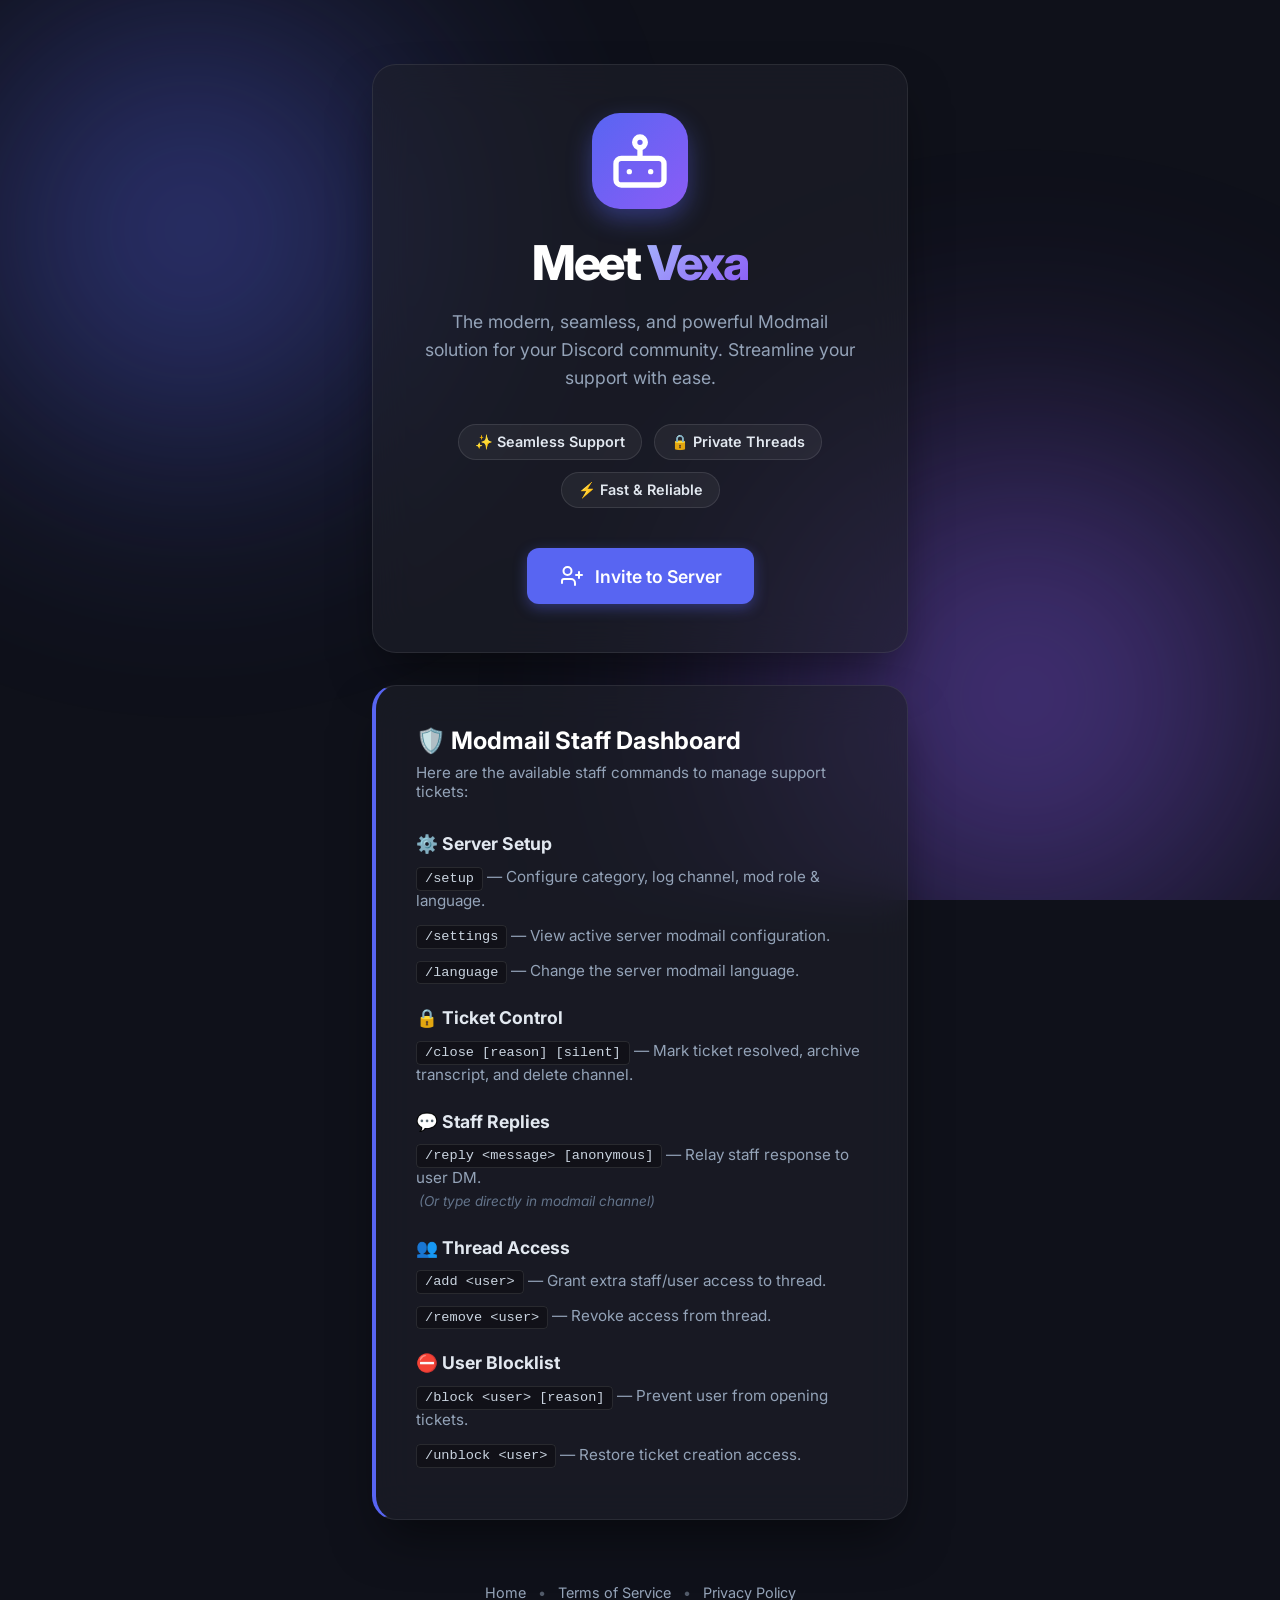
<file: index.html>
<!DOCTYPE html>
<html lang="en">
<head>
    <meta charset="UTF-8">
    <meta name="viewport" content="width=device-width, initial-scale=1.0">
    <meta name="description" content="Invite Vexa, the ultimate Discord modmail bot for seamless community management and support.">
    <title>Vexa - Discord Modmail Bot</title>
    <link rel="stylesheet" href="style.css">
    <link href="https://fonts.googleapis.com/css2?family=Inter:wght@400;600;800&display=swap" rel="stylesheet">
</head>
<body>
    <div class="background-elements">
        <div class="blob blob-1"></div>
        <div class="blob blob-2"></div>
    </div>
    
    <main class="container">
        <div class="glass-card">
            <div class="logo-placeholder">
                <svg width="64" height="64" viewBox="0 0 24 24" fill="none" stroke="currentColor" stroke-width="2" stroke-linecap="round" stroke-linejoin="round" class="bot-icon">
                    <rect x="3" y="11" width="18" height="10" rx="2"></rect>
                    <circle cx="12" cy="5" r="2"></circle>
                    <path d="M12 7v4"></path>
                    <line x1="8" y1="16" x2="8" y2="16"></line>
                    <line x1="16" y1="16" x2="16" y2="16"></line>
                </svg>
            </div>
            
            <h1 class="title">Meet <span class="highlight">Vexa</span></h1>
            
            <p class="subtitle">
                The modern, seamless, and powerful Modmail solution for your Discord community. Streamline your support with ease.
            </p>
            
            <div class="features">
                <div class="feature-tag">✨ Seamless Support</div>
                <div class="feature-tag">🔒 Private Threads</div>
                <div class="feature-tag">⚡ Fast & Reliable</div>
            </div>
            
            <div class="action-buttons">
                <a href="https://discord.com/oauth2/authorize?client_id=1534936565573226707&permissions=8&integration_type=0&scope=bot+applications.commands" class="btn btn-primary" target="_blank" rel="noopener noreferrer">
                    <svg width="24" height="24" viewBox="0 0 24 24" fill="none" stroke="currentColor" stroke-width="2" stroke-linecap="round" stroke-linejoin="round">
                        <path d="M16 21v-2a4 4 0 0 0-4-4H5c-1.1 0-2 .9-2 2v2"></path>
                        <circle cx="8.5" cy="7" r="4"></circle>
                        <line x1="20" y1="8" x2="20" y2="14"></line>
                        <line x1="23" y1="11" x2="17" y2="11"></line>
                    </svg>
                    Invite to Server
                </a>
            </div>
        </div>

        <div class="glass-card commands-card">
            <h2>🛡️ Modmail Staff Dashboard</h2>
            <p class="commands-desc">Here are the available staff commands to manage support tickets:</p>
            
            <div class="command-group">
                <h3>⚙️ Server Setup</h3>
                <ul>
                    <li><span class="cmd">/setup</span> &mdash; Configure category, log channel, mod role & language.</li>
                    <li><span class="cmd">/settings</span> &mdash; View active server modmail configuration.</li>
                    <li><span class="cmd">/language</span> &mdash; Change the server modmail language.</li>
                </ul>
            </div>
            
            <div class="command-group">
                <h3>🔒 Ticket Control</h3>
                <ul>
                    <li><span class="cmd">/close [reason] [silent]</span> &mdash; Mark ticket resolved, archive transcript, and delete channel.</li>
                </ul>
            </div>
            
            <div class="command-group">
                <h3>💬 Staff Replies</h3>
                <ul>
                    <li><span class="cmd">/reply &lt;message&gt; [anonymous]</span> &mdash; Relay staff response to user DM.<br><span class="cmd-note">(Or type directly in modmail channel)</span></li>
                </ul>
            </div>
            
            <div class="command-group">
                <h3>👥 Thread Access</h3>
                <ul>
                    <li><span class="cmd">/add &lt;user&gt;</span> &mdash; Grant extra staff/user access to thread.</li>
                    <li><span class="cmd">/remove &lt;user&gt;</span> &mdash; Revoke access from thread.</li>
                </ul>
            </div>
            
            <div class="command-group">
                <h3>⛔ User Blocklist</h3>
                <ul>
                    <li><span class="cmd">/block &lt;user&gt; [reason]</span> &mdash; Prevent user from opening tickets.</li>
                    <li><span class="cmd">/unblock &lt;user&gt;</span> &mdash; Restore ticket creation access.</li>
                </ul>
            </div>
        </div>
    </main>
    
    <footer class="footer-links">
        <a href="index.html">Home</a>
        <span class="separator">&bull;</span>
        <a href="tos.html">Terms of Service</a>
        <span class="separator">&bull;</span>
        <a href="privacy.html">Privacy Policy</a>
    </footer>
</body>
</html>
</file>
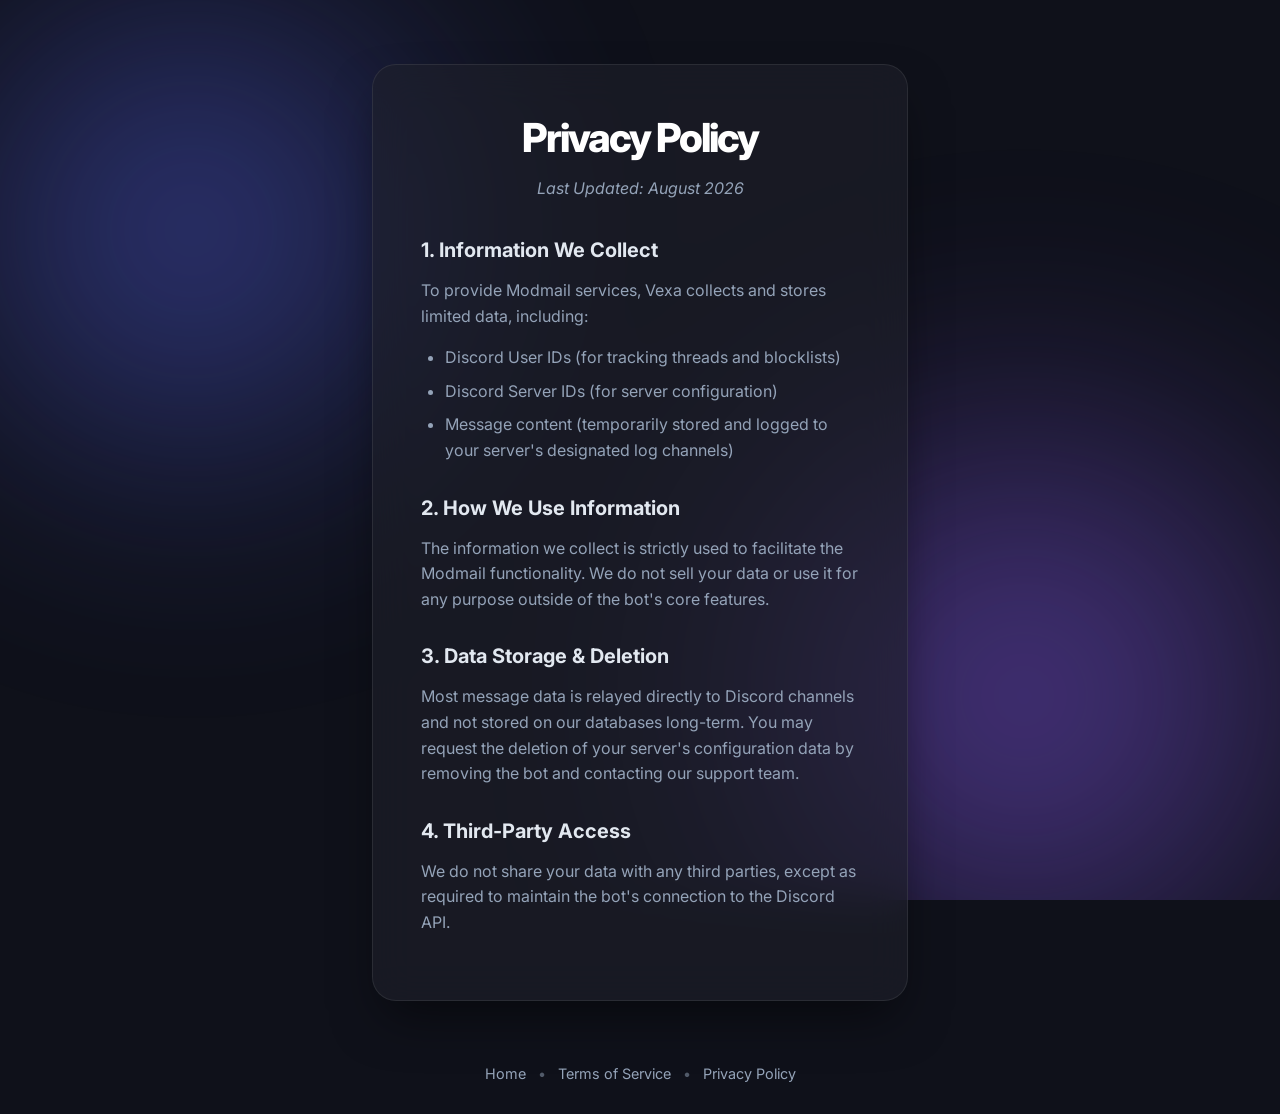
<file: privacy.html>
<!DOCTYPE html>
<html lang="en">
<head>
    <meta charset="UTF-8">
    <meta name="viewport" content="width=device-width, initial-scale=1.0">
    <meta name="description" content="Vexa - Privacy Policy">
    <title>Privacy Policy - Vexa</title>
    <link rel="stylesheet" href="style.css">
    <link href="https://fonts.googleapis.com/css2?family=Inter:wght@400;600;800&display=swap" rel="stylesheet">
</head>
<body>
    <div class="background-elements">
        <div class="blob blob-1"></div>
        <div class="blob blob-2"></div>
    </div>
    
    <main class="container">
        <div class="glass-card text-card">
            <h1 class="title">Privacy Policy</h1>
            <p class="last-updated">Last Updated: August 2026</p>
            
            <div class="legal-content">
                <h2>1. Information We Collect</h2>
                <p>To provide Modmail services, Vexa collects and stores limited data, including:</p>
                <ul>
                    <li>Discord User IDs (for tracking threads and blocklists)</li>
                    <li>Discord Server IDs (for server configuration)</li>
                    <li>Message content (temporarily stored and logged to your server's designated log channels)</li>
                </ul>
                
                <h2>2. How We Use Information</h2>
                <p>The information we collect is strictly used to facilitate the Modmail functionality. We do not sell your data or use it for any purpose outside of the bot's core features.</p>
                
                <h2>3. Data Storage & Deletion</h2>
                <p>Most message data is relayed directly to Discord channels and not stored on our databases long-term. You may request the deletion of your server's configuration data by removing the bot and contacting our support team.</p>
                
                <h2>4. Third-Party Access</h2>
                <p>We do not share your data with any third parties, except as required to maintain the bot's connection to the Discord API.</p>
            </div>
        </div>
    </main>

    <footer class="footer-links">
        <a href="index.html">Home</a>
        <span class="separator">&bull;</span>
        <a href="tos.html">Terms of Service</a>
        <span class="separator">&bull;</span>
        <a href="privacy.html">Privacy Policy</a>
    </footer>
</body>
</html>
</file>
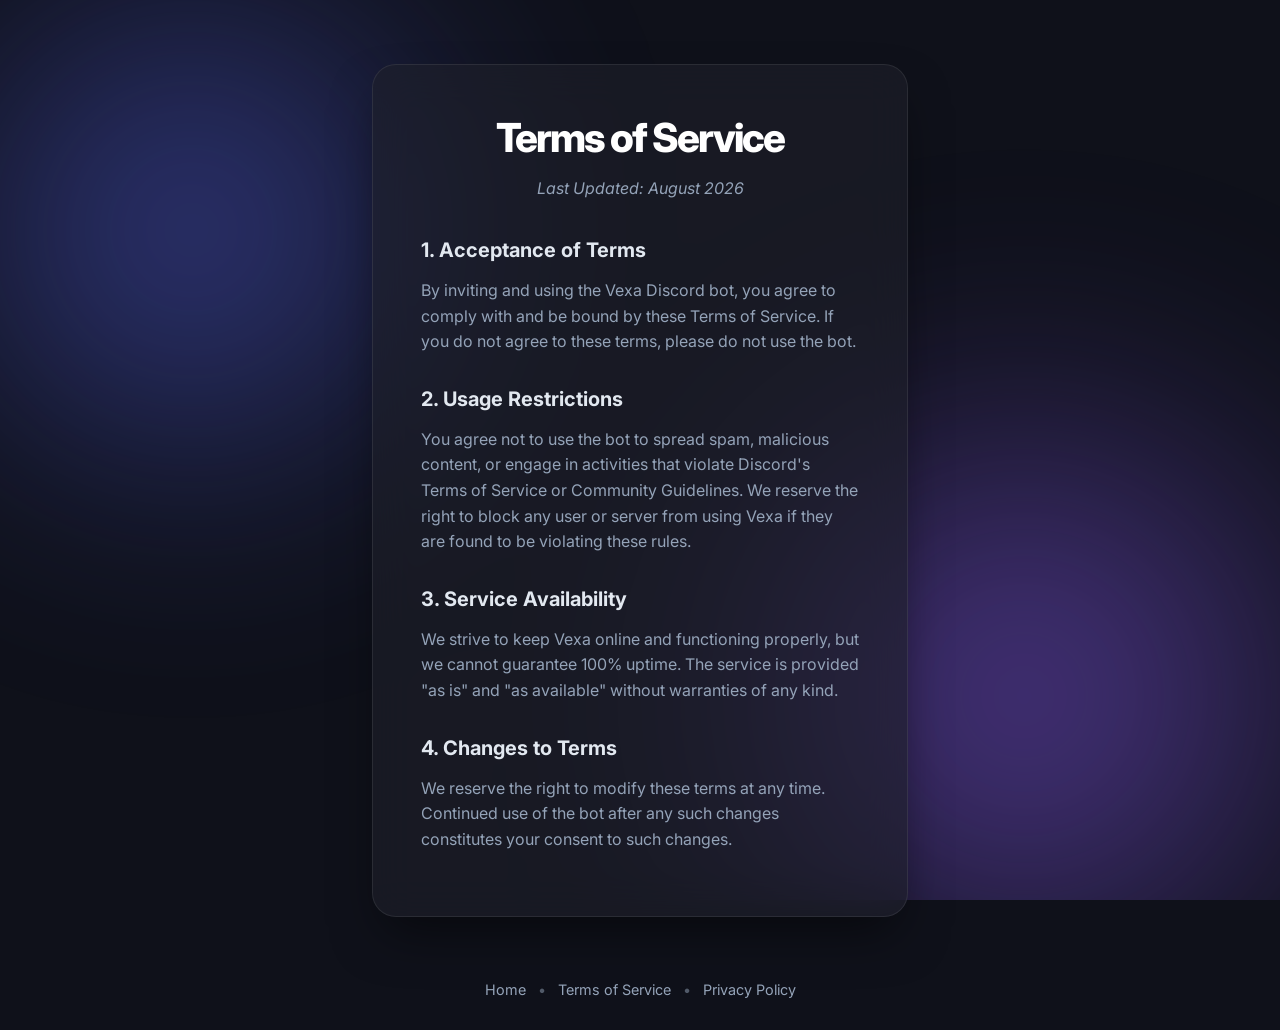
<file: tos.html>
<!DOCTYPE html>
<html lang="en">
<head>
    <meta charset="UTF-8">
    <meta name="viewport" content="width=device-width, initial-scale=1.0">
    <meta name="description" content="Vexa - Terms of Service">
    <title>Terms of Service - Vexa</title>
    <link rel="stylesheet" href="style.css">
    <link href="https://fonts.googleapis.com/css2?family=Inter:wght@400;600;800&display=swap" rel="stylesheet">
</head>
<body>
    <div class="background-elements">
        <div class="blob blob-1"></div>
        <div class="blob blob-2"></div>
    </div>
    
    <main class="container">
        <div class="glass-card text-card">
            <h1 class="title">Terms of Service</h1>
            <p class="last-updated">Last Updated: August 2026</p>
            
            <div class="legal-content">
                <h2>1. Acceptance of Terms</h2>
                <p>By inviting and using the Vexa Discord bot, you agree to comply with and be bound by these Terms of Service. If you do not agree to these terms, please do not use the bot.</p>
                
                <h2>2. Usage Restrictions</h2>
                <p>You agree not to use the bot to spread spam, malicious content, or engage in activities that violate Discord's Terms of Service or Community Guidelines. We reserve the right to block any user or server from using Vexa if they are found to be violating these rules.</p>
                
                <h2>3. Service Availability</h2>
                <p>We strive to keep Vexa online and functioning properly, but we cannot guarantee 100% uptime. The service is provided "as is" and "as available" without warranties of any kind.</p>
                
                <h2>4. Changes to Terms</h2>
                <p>We reserve the right to modify these terms at any time. Continued use of the bot after any such changes constitutes your consent to such changes.</p>
            </div>
        </div>
    </main>

    <footer class="footer-links">
        <a href="index.html">Home</a>
        <span class="separator">&bull;</span>
        <a href="tos.html">Terms of Service</a>
        <span class="separator">&bull;</span>
        <a href="privacy.html">Privacy Policy</a>
    </footer>
</body>
</html>
</file>
<file: style.css>
:root {
    --bg-dark: #0f111a;
    --text-primary: #ffffff;
    --text-secondary: #94a3b8;
    --primary-color: #5865F2; /* Discord blurple */
    --primary-hover: #4752C4;
    --accent: #8b5cf6;
    --glass-bg: rgba(30, 33, 43, 0.6);
    --glass-border: rgba(255, 255, 255, 0.08);
}

* {
    margin: 0;
    padding: 0;
    box-sizing: border-box;
    font-family: 'Inter', sans-serif;
}

body {
    background-color: var(--bg-dark);
    color: var(--text-primary);
    min-height: 100vh;
    overflow-x: hidden;
    position: relative;
}

/* Dynamic Background */
.background-elements {
    position: fixed;
    top: 0;
    left: 0;
    width: 100%;
    height: 100%;
    overflow: hidden;
    z-index: 0;
}

.blob {
    position: absolute;
    filter: blur(120px);
    border-radius: 50%;
    opacity: 0.6;
    animation: float 20s infinite ease-in-out alternate;
}

.blob-1 {
    top: -10%;
    left: -10%;
    width: 50vw;
    height: 50vw;
    background: radial-gradient(circle, var(--primary-color) 0%, transparent 70%);
    animation-delay: 0s;
}

.blob-2 {
    bottom: -20%;
    right: -10%;
    width: 60vw;
    height: 60vw;
    background: radial-gradient(circle, var(--accent) 0%, transparent 70%);
    animation-delay: -5s;
}

@keyframes float {
    0% { transform: translate(0, 0) scale(1); }
    100% { transform: translate(5%, 10%) scale(1.1); }
}

/* Main Content */
.container {
    position: relative;
    z-index: 1;
    width: 100%;
    max-width: 600px;
    margin: 4rem auto;
    padding: 0 2rem;
}

.glass-card {
    background: var(--glass-bg);
    backdrop-filter: blur(20px);
    -webkit-backdrop-filter: blur(20px);
    border: 1px solid var(--glass-border);
    border-radius: 24px;
    padding: 3rem;
    text-align: center;
    box-shadow: 0 25px 50px -12px rgba(0, 0, 0, 0.5);
    transform: translateY(0);
    transition: transform 0.3s ease, box-shadow 0.3s ease;
    animation: fadeUp 0.8s ease-out forwards;
}

.glass-card:hover {
    transform: translateY(-5px);
    box-shadow: 0 30px 60px -15px rgba(0, 0, 0, 0.6);
}

@keyframes fadeUp {
    from {
        opacity: 0;
        transform: translateY(30px);
    }
    to {
        opacity: 1;
        transform: translateY(0);
    }
}

.logo-placeholder {
    width: 96px;
    height: 96px;
    margin: 0 auto 1.5rem;
    background: linear-gradient(135deg, var(--primary-color), var(--accent));
    border-radius: 28px;
    display: flex;
    justify-content: center;
    align-items: center;
    box-shadow: 0 10px 25px rgba(88, 101, 242, 0.4);
}

.bot-icon {
    color: white;
}

.title {
    font-size: 3rem;
    font-weight: 800;
    margin-bottom: 1rem;
    letter-spacing: -0.05em;
}

.highlight {
    background: linear-gradient(135deg, #A5B4FC, var(--accent));
    -webkit-background-clip: text;
    -webkit-text-fill-color: transparent;
    background-clip: text;
}

.subtitle {
    font-size: 1.1rem;
    color: var(--text-secondary);
    line-height: 1.6;
    margin-bottom: 2rem;
}

.features {
    display: flex;
    justify-content: center;
    flex-wrap: wrap;
    gap: 0.75rem;
    margin-bottom: 2.5rem;
}

.feature-tag {
    background: rgba(255, 255, 255, 0.05);
    border: 1px solid rgba(255, 255, 255, 0.1);
    padding: 0.5rem 1rem;
    border-radius: 99px;
    font-size: 0.9rem;
    font-weight: 600;
    color: #e2e8f0;
    transition: background 0.3s ease, transform 0.2s ease;
}

.feature-tag:hover {
    background: rgba(255, 255, 255, 0.1);
    transform: scale(1.05);
}

.action-buttons {
    display: flex;
    justify-content: center;
}

.btn {
    display: inline-flex;
    align-items: center;
    justify-content: center;
    gap: 0.75rem;
    padding: 1rem 2rem;
    font-size: 1.1rem;
    font-weight: 600;
    text-decoration: none;
    border-radius: 12px;
    transition: all 0.3s cubic-bezier(0.4, 0, 0.2, 1);
    border: none;
    cursor: pointer;
}

.btn-primary {
    background: var(--primary-color);
    color: white;
    box-shadow: 0 4px 14px 0 rgba(88, 101, 242, 0.39);
}

.btn-primary:hover {
    background: var(--primary-hover);
    transform: translateY(-2px);
    box-shadow: 0 6px 20px rgba(88, 101, 242, 0.45);
}

.btn-primary:active {
    transform: translateY(0);
}

/* Commands Section */
.commands-card {
    margin-top: 2rem;
    text-align: left;
    padding: 2.5rem;
    border-left: 4px solid var(--primary-color);
}

.commands-card h2 {
    font-size: 1.5rem;
    margin-bottom: 0.5rem;
    display: flex;
    align-items: center;
    gap: 0.5rem;
}

.commands-desc {
    color: var(--text-secondary);
    margin-bottom: 2rem;
    font-size: 0.95rem;
}

.command-group {
    margin-bottom: 1.5rem;
}

.command-group:last-child {
    margin-bottom: 0;
}

.command-group h3 {
    font-size: 1.1rem;
    color: #e2e8f0;
    margin-bottom: 0.75rem;
    display: flex;
    align-items: center;
    gap: 0.5rem;
}

.command-group ul {
    list-style: none;
}

.command-group li {
    margin-bottom: 0.75rem;
    color: var(--text-secondary);
    line-height: 1.5;
    font-size: 0.95rem;
}

.cmd {
    background: rgba(0, 0, 0, 0.3);
    border: 1px solid rgba(255, 255, 255, 0.1);
    color: #cbd5e1;
    padding: 0.2rem 0.5rem;
    border-radius: 4px;
    font-family: monospace;
    font-size: 0.85rem;
}

.cmd-note {
    font-style: italic;
    color: #64748b;
    font-size: 0.85rem;
    margin-left: 0.2rem;
}

/* Responsive */
@media (max-width: 640px) {
    .glass-card {
        padding: 2rem 1.5rem;
    }
    
    .title {
        font-size: 2.5rem;
    }
    
    .features {
        flex-direction: column;
        align-items: center;
    }
    
    .feature-tag {
        width: 100%;
        text-align: center;
    }

    .commands-card {
        padding: 1.5rem;
    }
}

/* Footer Links */
.footer-links {
    text-align: center;
    margin: 2rem 0;
    font-size: 0.9rem;
    color: var(--text-secondary);
    position: relative;
    z-index: 1;
}

.footer-links a {
    color: var(--text-secondary);
    text-decoration: none;
    transition: color 0.2s;
}

.footer-links a:hover {
    color: var(--primary-color);
}

.separator {
    margin: 0 0.5rem;
    opacity: 0.5;
}

/* Legal Pages */
.text-card {
    text-align: left;
}

.text-card .title {
    text-align: center;
    font-size: 2.5rem;
}

.last-updated {
    text-align: center;
    color: var(--text-secondary);
    margin-bottom: 2.5rem;
    font-style: italic;
}

.legal-content h2 {
    color: #e2e8f0;
    margin-top: 2rem;
    margin-bottom: 1rem;
    font-size: 1.25rem;
}

.legal-content h2:first-child {
    margin-top: 0;
}

.legal-content p {
    color: var(--text-secondary);
    line-height: 1.6;
    margin-bottom: 1rem;
}

.legal-content ul {
    color: var(--text-secondary);
    line-height: 1.6;
    margin-bottom: 1rem;
    padding-left: 1.5rem;
}

.legal-content li {
    margin-bottom: 0.5rem;
}
</file>
